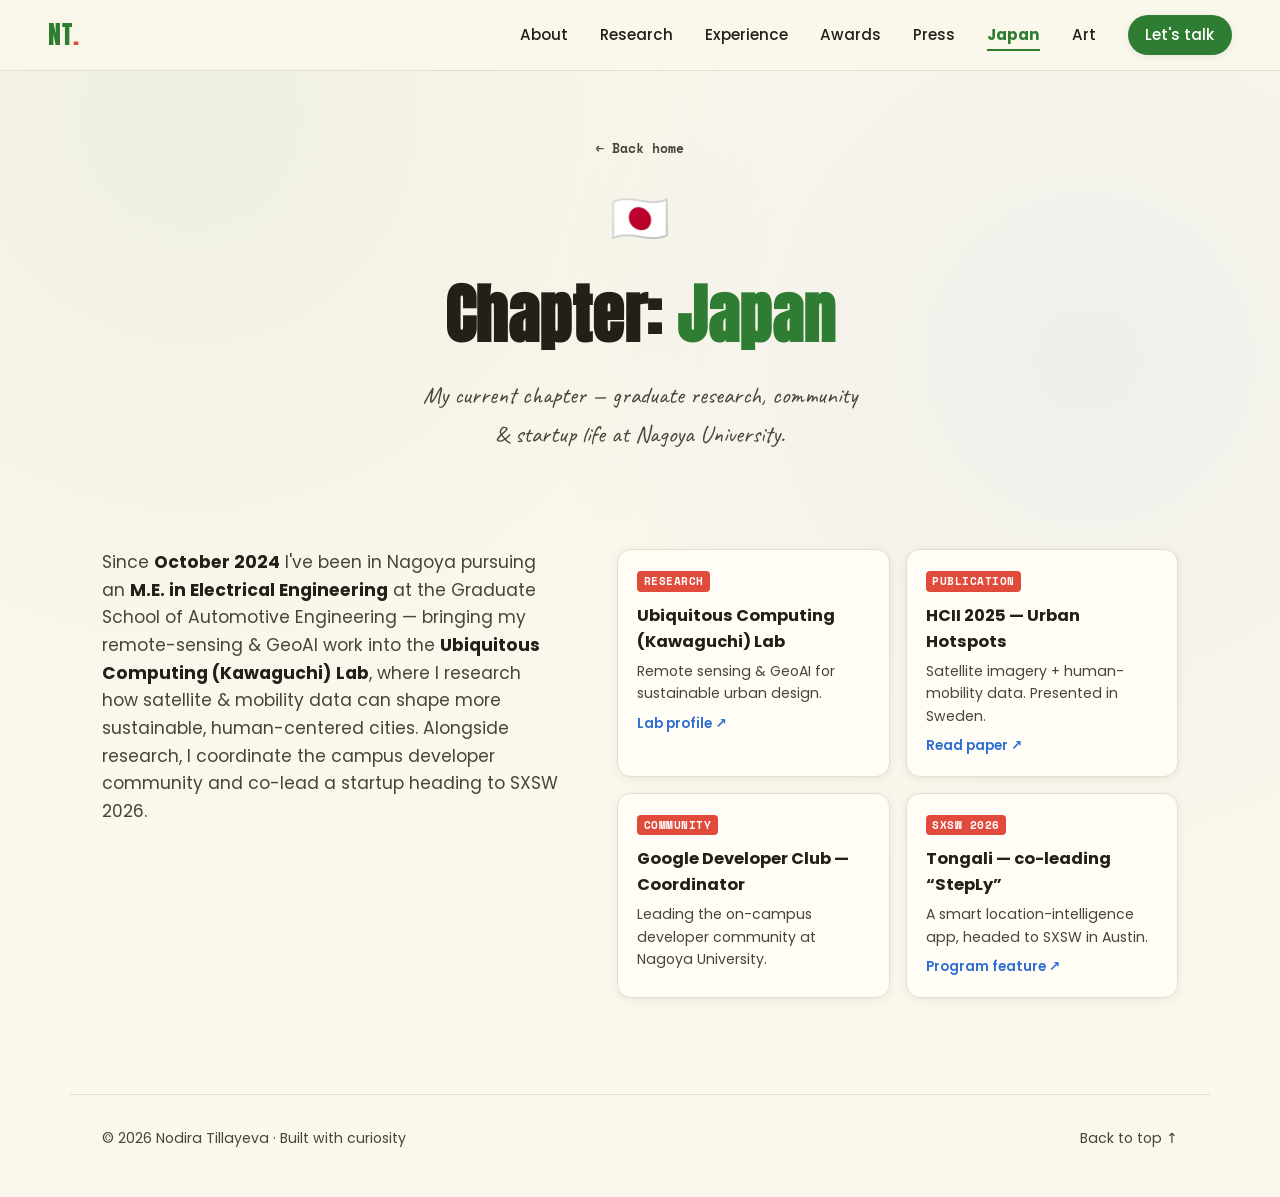
<file: japan.html>
<!DOCTYPE html>
<html lang="en">
<head>
  <meta charset="UTF-8" />
  <meta name="viewport" content="width=device-width, initial-scale=1.0" />
  <title>Japan — Nodira Tillayeva</title>
  <meta name="description" content="Nodira Tillayeva's graduate research chapter at Nagoya University, Japan." />
  <link rel="preconnect" href="https://fonts.googleapis.com" />
  <link rel="preconnect" href="https://fonts.gstatic.com" crossorigin />
  <link href="https://fonts.googleapis.com/css2?family=Anton&family=Caveat:wght@500;700&family=Poppins:wght@300;400;500;600;700;800&family=Space+Mono:wght@400;700&display=swap" rel="stylesheet" />
  <link rel="stylesheet" href="styles.css" />
</head>
<body>
  <!-- ============ NAV ============ -->
  <header class="nav" id="top">
    <a href="index.html" class="nav__logo">NT<span>.</span></a>
    <nav class="nav__links" aria-label="Primary">
      <a href="index.html#about">About</a>
      <a href="index.html#work">Research</a>
      <a href="index.html#experience">Experience</a>
      <a href="index.html#awards">Awards</a>
      <a href="index.html#press">Press</a>
      <a href="japan.html" class="is-current">Japan</a>
      <a href="art.html">Art</a>
      <a href="index.html#contact" class="nav__cta">Let's talk</a>
    </nav>
    <button class="nav__burger" aria-label="Menu" aria-expanded="false">
      <span></span><span></span><span></span>
    </button>
  </header>

  <main>
    <!-- ============ PAGE HERO ============ -->
    <section class="page-hero">
      <a href="index.html" class="page-hero__back">← Back home</a>
      <span class="page-hero__flag" aria-hidden="true">🇯🇵</span>
      <h1 class="page-hero__title">Chapter: <span class="hilite-green">Japan</span></h1>
      <p class="page-hero__lede">My current chapter — graduate research, community &amp; startup life at Nagoya University.</p>
    </section>

    <!-- ============ JAPAN CONTENT ============ -->
    <section class="section">
      <div class="japan__grid">
        <div class="japan__lead">
          <p>
            Since <strong>October 2024</strong> I've been in Nagoya pursuing an
            <strong>M.E. in Electrical Engineering</strong> at the Graduate School of
            Automotive Engineering — bringing my remote-sensing &amp; GeoAI work into
            the <strong>Ubiquitous Computing (Kawaguchi) Lab</strong>, where I research
            how satellite &amp; mobility data can shape more sustainable, human-centered
            cities. Alongside research, I coordinate the campus developer community and
            co-lead a startup heading to SXSW 2026.
          </p>
        </div>

        <ul class="japan__cards">
          <li class="japan-card">
            <span class="japan-card__tag">Research</span>
            <h3>Ubiquitous Computing (Kawaguchi) Lab</h3>
            <p>Remote sensing &amp; GeoAI for sustainable urban design.</p>
            <a href="https://www.ucl.nuee.nagoya-u.ac.jp/member/" target="_blank" rel="noopener">Lab profile ↗</a>
          </li>
          <li class="japan-card">
            <span class="japan-card__tag">Publication</span>
            <h3>HCII 2025 — Urban Hotspots</h3>
            <p>Satellite imagery + human-mobility data. Presented in Sweden.</p>
            <a href="https://doi.org/10.1007/978-3-031-92980-9_7" target="_blank" rel="noopener">Read paper ↗</a>
          </li>
          <li class="japan-card">
            <span class="japan-card__tag">Community</span>
            <h3>Google Developer Club — Coordinator</h3>
            <p>Leading the on-campus developer community at Nagoya University.</p>
          </li>
          <li class="japan-card">
            <span class="japan-card__tag">SXSW 2026</span>
            <h3>Tongali — co-leading “StepLy”</h3>
            <p>A smart location-intelligence app, headed to SXSW in Austin.</p>
            <a href="https://tongali.net/sxsw/sxsw2026/" target="_blank" rel="noopener">Program feature ↗</a>
          </li>
        </ul>
      </div>
    </section>
  </main>

  <footer class="footer">
    <p>© <span id="year"></span> Nodira Tillayeva · Built with curiosity</p>
    <a href="#top">Back to top ↑</a>
  </footer>

  <script src="script.js"></script>
</body>
</html>
</file>
<file: styles.css>
/* ============================================================
   Nodira Tillayeva — Portfolio
   "Structured scrapbook" — collage accents, clean grid layout
   ============================================================ */

:root {
  /* palette */
  --green:   #2f7d32;
  --green-d: #1f5a22;
  --blue:    #2f6fd0;
  --yellow:  #f4d03f;
  --red:     #e14b3b;
  --cream:   #fbf7ec;
  --paper:   #fffdf6;
  --ink:     #232019;
  --ink-soft:#4a453b;
  --line:    #e6dfce;

  --shadow-sm: 0 2px 8px rgba(35,32,25,.08);
  --shadow-md: 0 10px 30px rgba(35,32,25,.12);
  --shadow-lg: 0 20px 50px rgba(35,32,25,.16);

  --font-body: 'Poppins', system-ui, sans-serif;
  --font-display: 'Anton', 'Poppins', sans-serif;
  --font-hand: 'Caveat', cursive;
  --font-mono: 'Space Mono', monospace;

  --maxw: 1140px;
  --radius: 16px;
}

* { box-sizing: border-box; margin: 0; padding: 0; }

html { scroll-behavior: smooth; scroll-padding-top: 90px; }

body {
  font-family: var(--font-body);
  color: var(--ink);
  background:
    radial-gradient(circle at 15% 10%, rgba(47,125,50,.06), transparent 40%),
    radial-gradient(circle at 85% 30%, rgba(47,111,208,.06), transparent 40%),
    var(--cream);
  line-height: 1.6;
  -webkit-font-smoothing: antialiased;
  overflow-x: hidden;
}

a { color: inherit; text-decoration: none; }
img { max-width: 100%; display: block; }

/* ---------- NAV ---------- */
.nav {
  position: sticky; top: 0; z-index: 100;
  display: flex; align-items: center; justify-content: space-between;
  padding: .9rem clamp(1rem, 4vw, 3rem);
  background: rgba(251,247,236,.85);
  backdrop-filter: blur(10px);
  border-bottom: 1px solid var(--line);
}
.nav__logo {
  font-family: var(--font-display);
  font-size: 1.6rem; letter-spacing: 1px;
  color: var(--green);
}
.nav__logo span { color: var(--red); }
.nav__links { display: flex; align-items: center; gap: clamp(1rem, 2.5vw, 2rem); }
.nav__links a { font-weight: 500; font-size: .95rem; position: relative; }
.nav__links a:not(.nav__cta)::after {
  content: ""; position: absolute; left: 0; bottom: -4px; height: 2px; width: 0;
  background: var(--green); transition: width .25s ease;
}
.nav__links a:not(.nav__cta):hover::after { width: 100%; }
.nav__cta {
  background: var(--green); color: #fff;
  padding: .5rem 1.1rem; border-radius: 999px; font-weight: 600;
  box-shadow: var(--shadow-sm); transition: transform .2s, background .2s;
}
.nav__cta:hover { transform: translateY(-2px); background: var(--green-d); }
.nav__burger { display: none; flex-direction: column; gap: 5px; background: none; border: 0; cursor: pointer; padding: 6px; }
.nav__burger span { width: 26px; height: 3px; background: var(--ink); border-radius: 2px; transition: .3s; }

/* ---------- LAYOUT ---------- */
.section {
  max-width: var(--maxw);
  margin: 0 auto;
  padding: clamp(3.5rem, 8vw, 6rem) clamp(1rem, 4vw, 2rem);
}
.section__head { margin-bottom: 2.2rem; }
.section__sub { font-family: var(--font-hand); font-size: 1.35rem; color: var(--ink-soft); margin-top: .6rem; }

/* cut-out ransom-note heading */
.cutout {
  display: inline-block;
  font-family: var(--font-display);
  font-size: clamp(1.3rem, 3.5vw, 2rem);
  letter-spacing: 1px;
  color: #fff;
  background: var(--green);
  padding: .35em .8em;
  border-radius: 6px;
  transform: rotate(-1.5deg);
  box-shadow: 4px 4px 0 rgba(35,32,25,.85);
}
.cutout--green  { background: var(--green); }
.cutout--blue   { background: var(--blue); }
.cutout--red    { background: var(--red); }
.cutout--yellow { background: var(--yellow); color: var(--ink); }

/* ---------- JOURNEY (plain wrapper) ---------- */
.journey { max-width: var(--maxw); margin: 0 auto; }

/* ---------- VERTICAL SECTION TIMELINE (side nav) ---------- */
.vnav {
  position: fixed; left: clamp(16px, 2vw, 32px); top: 50%; transform: translateY(-50%);
  z-index: 90;
}
.vnav ul {
  list-style: none; position: relative;
  display: flex; flex-direction: column; gap: 1.7rem; padding: .4rem 0;
}
.vnav ul::before {
  content: ""; position: absolute; left: 7px; top: 14px; bottom: 14px; width: 2px;
  background: repeating-linear-gradient(var(--green) 0 6px, transparent 6px 12px);
}
.vnav a { display: flex; align-items: center; gap: .7rem; position: relative; }
.vnav__dot {
  width: 16px; height: 16px; border-radius: 50%; flex-shrink: 0; z-index: 1;
  background: var(--cream); border: 2.5px solid var(--green);
  transition: transform .2s, background .2s, box-shadow .2s;
}
.vnav__label {
  font-family: var(--font-mono); font-size: .72rem; font-weight: 700;
  text-transform: uppercase; letter-spacing: .5px; color: var(--ink-soft);
  white-space: nowrap; background: rgba(251,247,236,.92);
  padding: .25em .6em; border-radius: 6px; box-shadow: var(--shadow-sm);
  opacity: 0; transform: translateX(-8px); transition: opacity .2s, transform .2s; pointer-events: none;
}
.vnav a:hover .vnav__label,
.vnav a.is-active .vnav__label { opacity: 1; transform: none; }
.vnav a:hover .vnav__dot { transform: scale(1.15); }
.vnav a.is-active .vnav__dot {
  background: var(--green); transform: scale(1.3);
  box-shadow: 0 0 0 4px rgba(47,125,50,.18);
}
@media (max-width: 1180px) { .vnav { display: none; } }

/* ---------- HERO ---------- */
.hero {
  max-width: var(--maxw);
  margin: 0 auto;
  padding: clamp(2rem, 6vw, 4.5rem) clamp(1rem, 4vw, 2rem);
  display: grid;
  grid-template-columns: minmax(0, 0.85fr) minmax(0, 1.15fr);
  gap: clamp(2rem, 5vw, 4rem);
  align-items: center;
}
.hero__photo {
  position: relative;
  transform: rotate(-3deg);
  background: #fff;
  padding: 12px 12px 40px;
  border-radius: 6px;
  box-shadow: var(--shadow-lg);
  justify-self: center;
}
.hero__photo img { border-radius: 4px; width: 100%; }
.hero__photo::after {
  content: "hello :)"; position: absolute; bottom: 10px; left: 0; right: 0;
  text-align: center; font-family: var(--font-hand); font-size: 1.4rem; color: var(--ink-soft);
}
.hero__star {
  position: absolute; top: -22px; right: -22px; font-size: 3rem; color: var(--yellow);
  filter: drop-shadow(2px 2px 0 var(--ink)); transform: rotate(12deg);
}
.tape {
  position: absolute; width: 90px; height: 30px; z-index: 3;
  background: rgba(244,208,63,.65);
  box-shadow: var(--shadow-sm);
}
.tape--tl { top: -14px; left: -14px; transform: rotate(-38deg); }
.tape--br { bottom: 30px; right: -14px; transform: rotate(-40deg); background: rgba(47,111,208,.5); }

.hero__hello { font-family: var(--font-hand); font-size: 1.8rem; color: var(--ink-soft); }
.hero__name {
  font-family: var(--font-display);
  font-size: clamp(2.2rem, 6vw, 4rem);
  line-height: 1.02; letter-spacing: .5px; margin: .2rem 0 1.2rem;
}
.hilite-blue  { color: var(--blue); }
.hilite-green { color: var(--green); }
.hilite-red   { color: var(--red); }

/* current page in nav */
.nav__links a.is-current { color: var(--green); font-weight: 700; }
.nav__links a.is-current::after { width: 100%; }

/* ---------- SUB-PAGE HERO ---------- */
.page-hero {
  max-width: var(--maxw); margin: 0 auto;
  padding: clamp(2.5rem, 6vw, 4rem) clamp(1rem, 4vw, 2rem) 0;
  text-align: center;
}
.page-hero__back {
  display: inline-block; font-family: var(--font-mono); font-size: .82rem; font-weight: 700;
  color: var(--ink-soft); margin-bottom: 1.4rem;
}
.page-hero__back:hover { color: var(--green); }
.page-hero__flag { display: block; font-size: 3rem; margin-bottom: .4rem; }
.page-hero__title { font-family: var(--font-display); font-size: clamp(2.4rem, 7vw, 4rem); letter-spacing: .5px; }
.page-hero__lede {
  font-family: var(--font-hand); font-size: 1.5rem; color: var(--ink-soft);
  max-width: 40ch; margin: .6rem auto 0;
}
.hero__lede { font-size: 1.05rem; color: var(--ink-soft); max-width: 46ch; }
.hero__lede strong { color: var(--ink); }

.hero__actions { display: flex; flex-wrap: wrap; gap: 1rem; margin: 1.8rem 0 1.4rem; }
.btn {
  padding: .8rem 1.6rem; border-radius: 999px; font-weight: 600; font-size: .98rem;
  transition: transform .2s, box-shadow .2s; box-shadow: var(--shadow-sm);
}
.btn--primary { background: var(--green); color: #fff; }
.btn--primary:hover { transform: translateY(-3px); box-shadow: var(--shadow-md); }
.btn--ghost { background: #fff; border: 2px solid var(--ink); }
.btn--ghost:hover { transform: translateY(-3px); }

.hero__tags { list-style: none; display: flex; flex-wrap: wrap; gap: .7rem; }
.chip {
  font-family: var(--font-mono); font-size: .8rem; font-weight: 700;
  padding: .4em .9em; border-radius: 6px; transform: rotate(-1deg);
  box-shadow: 2px 2px 0 rgba(35,32,25,.25);
}
.chip--blue   { background: #cfe0fb; color: var(--blue); }
.chip--yellow { background: #fbeeb4; color: #8a6d00; }
.chip--red    { background: #fbd2cc; color: var(--red); }
.chip--green  { background: #cdeccf; color: var(--green); }
.chip:nth-child(even) { transform: rotate(1.5deg); }

/* ---------- JAPAN / NAGOYA ---------- */
.japan {
  background:
    radial-gradient(circle at 90% 0%, rgba(225,75,59,.10), transparent 45%),
    linear-gradient(180deg, #fff 0%, var(--cream) 100%);
  border-top: 1px solid var(--line);
  border-bottom: 1px solid var(--line);
}
.japan__inner { max-width: var(--maxw); margin: 0 auto; padding: clamp(3rem, 7vw, 5rem) clamp(1rem, 4vw, 2rem); }
.japan__head { display: flex; align-items: center; gap: 1.2rem; margin-bottom: 2rem; }
.japan__flag { font-size: 2.8rem; filter: drop-shadow(var(--shadow-sm)); }
.japan__sub { font-family: var(--font-hand); font-size: 1.35rem; color: var(--ink-soft); margin-top: .5rem; }
.japan__grid { display: grid; grid-template-columns: 0.9fr 1.1fr; gap: clamp(2rem, 5vw, 3.5rem); align-items: start; }
.japan__lead p { font-size: 1.08rem; color: var(--ink-soft); }
.japan__lead strong { color: var(--ink); }
.japan__cards { list-style: none; display: grid; grid-template-columns: 1fr 1fr; gap: 1rem; }
.japan-card {
  background: var(--paper); border: 1px solid var(--line); border-radius: 14px;
  padding: 1.1rem 1.2rem; box-shadow: var(--shadow-sm); transition: transform .2s, box-shadow .2s;
}
.japan-card:hover { transform: translateY(-4px); box-shadow: var(--shadow-md); }
.japan-card__tag {
  font-family: var(--font-mono); font-size: .68rem; font-weight: 700; text-transform: uppercase;
  letter-spacing: .5px; color: #fff; background: var(--red); padding: .2em .6em; border-radius: 4px;
}
.japan-card h3 { font-size: 1.02rem; margin: .6rem 0 .3rem; }
.japan-card p { font-size: .88rem; color: var(--ink-soft); }
.japan-card a { display: inline-block; margin-top: .5rem; font-weight: 600; font-size: .85rem; color: var(--blue); }
.japan-card a:hover { text-decoration: underline; }

/* ---------- ART GALLERY ---------- */
.art-grid {
  display: grid;
  grid-template-columns: repeat(3, 1fr);
  grid-auto-rows: 220px;
  gap: 1.2rem;
}
.art-tile {
  position: relative; overflow: hidden; border-radius: var(--radius);
  box-shadow: var(--shadow-sm); background: #eee;
}
.art-tile--tall { grid-row: span 2; }
.art-tile--wide { grid-column: span 2; }
.art-tile img { width: 100%; height: 100%; object-fit: cover; transition: transform .5s ease; }
.art-tile:hover img { transform: scale(1.07); }
.art-tile figcaption {
  position: absolute; inset: auto 0 0 0; padding: .8rem 1rem;
  font-family: var(--font-hand); font-size: 1.25rem; color: #fff;
  background: linear-gradient(transparent, rgba(0,0,0,.65));
  opacity: 0; transform: translateY(8px); transition: .3s;
}
.art-tile:hover figcaption { opacity: 1; transform: none; }

/* ---------- PRESS & MEDIA (carousel) ---------- */
.press-carousel { position: relative; }
.press-list {
  list-style: none; display: flex; gap: 1.2rem;
  overflow-x: auto; scroll-snap-type: x mandatory;
  scroll-behavior: smooth; scroll-padding: 0 4px;
  padding: 4px 4px 1.2rem; margin: 0 -4px;
  -webkit-overflow-scrolling: touch;
}
/* thin scrollbar */
.press-list::-webkit-scrollbar { height: 8px; }
.press-list::-webkit-scrollbar-thumb { background: var(--line); border-radius: 999px; }
.press-list::-webkit-scrollbar-track { background: transparent; }
.press-list:focus-visible { outline: 2px solid var(--green); outline-offset: 4px; border-radius: 8px; }

.press-item {
  flex: 0 0 290px; scroll-snap-align: start;
}
.press-item a {
  display: flex; flex-direction: column; height: 100%;
  background: var(--paper); border: 1px solid var(--line); border-radius: 16px;
  overflow: hidden; box-shadow: var(--shadow-sm);
  transition: transform .2s, box-shadow .2s, border-color .2s;
}
.press-item a:hover { transform: translateY(-6px); box-shadow: var(--shadow-md); border-color: var(--green); }
.press-item__thumb {
  position: relative; width: 100%; aspect-ratio: 16 / 9; overflow: hidden; background: #e9e3d4;
}
.press-item__thumb img { width: 100%; height: 100%; object-fit: cover; transition: transform .35s ease; }
.press-item a:hover .press-item__thumb img { transform: scale(1.06); }
.press-item__play {
  position: absolute; inset: 0; margin: auto; width: 46px; height: 46px;
  display: grid; place-items: center; border-radius: 50%;
  background: rgba(225,75,59,.92); color: #fff; font-size: 1rem; padding-left: 3px;
  box-shadow: var(--shadow-md);
}
.press-item__text { display: flex; flex-direction: column; gap: .35rem; padding: 1rem 1.1rem 1.2rem; flex: 1; }
.press-item__outlet {
  font-family: var(--font-mono); font-size: .72rem; font-weight: 700; color: var(--green);
  text-transform: uppercase; letter-spacing: .3px;
}
.press-item__title { font-weight: 600; font-size: .98rem; line-height: 1.35; }
.press-item__meta { font-size: .82rem; color: var(--ink-soft); margin-top: auto; }

/* nav arrows */
.press-nav {
  position: absolute; top: calc(50% - 1.2rem); transform: translateY(-50%); z-index: 5;
  width: 44px; height: 44px; border-radius: 50%; border: 1.5px solid var(--ink);
  background: #fff; color: var(--ink); font-size: 1.5rem; line-height: 1; cursor: pointer;
  display: grid; place-items: center; box-shadow: var(--shadow-md);
  transition: transform .2s, background .2s, opacity .2s;
}
.press-nav:hover:not(:disabled) { background: var(--green); color: #fff; transform: translateY(-50%) scale(1.08); }
.press-nav:disabled { opacity: 0; pointer-events: none; }
.press-nav--prev { left: -12px; }
.press-nav--next { right: -12px; }

/* ---------- WORK GRID ---------- */
.work-grid {
  display: grid;
  grid-template-columns: repeat(auto-fill, minmax(280px, 1fr));
  gap: 1.6rem;
}
.card {
  background: var(--paper);
  border: 1px solid var(--line);
  border-radius: var(--radius);
  overflow: hidden;
  box-shadow: var(--shadow-sm);
  transition: transform .25s ease, box-shadow .25s ease;
  display: flex; flex-direction: column;
}
.card:hover { transform: translateY(-6px); box-shadow: var(--shadow-md); }
.card--feature { grid-column: span 2; }
.card__thumb { aspect-ratio: 4 / 3; overflow: hidden; }
.card__thumb img { width: 100%; height: 100%; object-fit: cover; transition: transform .4s ease; }
.card:hover .card__thumb img { transform: scale(1.05); }
.card__body { padding: 1.3rem 1.4rem 1.5rem; display: flex; flex-direction: column; gap: .5rem; }
.card__cat {
  font-family: var(--font-mono); font-size: .72rem; font-weight: 700;
  text-transform: uppercase; letter-spacing: .5px; color: var(--green);
}
.card__body h3 { font-size: 1.2rem; font-weight: 700; }
.card__body p { font-size: .93rem; color: var(--ink-soft); }
.card__link { margin-top: .3rem; font-weight: 600; color: var(--blue); font-size: .9rem; }
.card__link:hover { text-decoration: underline; }

/* ---------- SPLIT: EXPERIENCE + EDUCATION ---------- */
.section--split { display: grid; grid-template-columns: 1fr 1fr; gap: clamp(2rem, 5vw, 4rem); }

.timeline { list-style: none; position: relative; padding-left: 1.6rem; }
.timeline::before {
  content: ""; position: absolute; left: 5px; top: 6px; bottom: 6px; width: 2px;
  background: repeating-linear-gradient(var(--green) 0 6px, transparent 6px 12px);
}
.timeline__item { position: relative; padding-bottom: 1.8rem; }
.timeline__item::before {
  content: ""; position: absolute; left: -1.6rem; top: 6px; width: 12px; height: 12px;
  background: var(--yellow); border: 2px solid var(--ink); border-radius: 50%;
}
.timeline__date { font-family: var(--font-mono); font-size: .78rem; font-weight: 700; color: var(--red); }
.timeline__item h3 { font-size: 1.15rem; margin: .2rem 0; }
.timeline__org { font-weight: 600; font-size: .9rem; color: var(--ink); }
.timeline__item p:last-child { font-size: .92rem; color: var(--ink-soft); }

.edu-card, .cert-card {
  background: var(--paper); border: 1px solid var(--line); border-radius: var(--radius);
  padding: 1.3rem 1.4rem; box-shadow: var(--shadow-sm); margin-bottom: 1.2rem;
}
.edu-card__year { font-family: var(--font-mono); font-size: .78rem; font-weight: 700; color: var(--blue); }
.edu-card h3 { font-size: 1.15rem; margin: .25rem 0; }
.edu-card p { font-size: .93rem; color: var(--ink-soft); }
.edu-card__note { font-size: .85rem !important; color: var(--ink-soft); margin-top: .4rem; font-style: italic; }
.cert-card p { font-size: .95rem; color: var(--ink-soft); }

/* ---------- AWARDS (sticky notes) ---------- */
.awards-grid { display: grid; grid-template-columns: repeat(auto-fill, minmax(240px, 1fr)); gap: 1.8rem; }
.note {
  padding: 1.4rem 1.3rem; border-radius: 3px; box-shadow: var(--shadow-md);
  position: relative; transition: transform .25s ease;
}
.note::before {
  content: ""; position: absolute; top: -10px; left: 50%; transform: translateX(-50%) rotate(-4deg);
  width: 70px; height: 24px; background: rgba(255,255,255,.55); box-shadow: var(--shadow-sm);
}
.note--1 { background: #fbeeb4; transform: rotate(-2deg); }
.note--2 { background: #cdeccf; transform: rotate(1.5deg); }
.note--3 { background: #cfe0fb; transform: rotate(-1deg); }
.note--4 { background: #fbd2cc; transform: rotate(2deg); }
.note:hover { transform: rotate(0deg) translateY(-4px); }
.note__where { font-family: var(--font-mono); font-size: .72rem; font-weight: 700; color: var(--ink-soft); }
.note h3 { font-size: 1.05rem; margin: .35rem 0; }
.note p { font-size: .88rem; color: var(--ink-soft); }

/* ---------- SKILLS ---------- */
.skills-wrap { display: grid; grid-template-columns: 1.4fr 1fr; gap: clamp(2rem, 5vw, 3rem); }
.skills-col__title { font-family: var(--font-hand); font-size: 1.6rem; color: var(--green); margin-bottom: 1rem; }
.tag-list { list-style: none; display: flex; flex-wrap: wrap; gap: .7rem; }
.tag-list li {
  background: #fff; border: 1.5px solid var(--ink); border-radius: 999px;
  padding: .4em 1em; font-size: .88rem; font-weight: 500;
  box-shadow: 2px 2px 0 rgba(35,32,25,.15);
}
.tools { list-style: none; display: flex; flex-wrap: wrap; gap: .9rem; }
.tools li {
  width: 62px; height: 62px; display: grid; place-items: center;
  background: var(--green); color: #fff; border-radius: 12px;
  font-family: var(--font-display); font-size: 1.2rem; letter-spacing: .5px;
  box-shadow: var(--shadow-sm); transition: transform .2s;
}
.tools li:hover { transform: translateY(-4px) rotate(-3deg); }

/* ---------- CONTACT ---------- */
.contact { padding-top: 2rem; }
.contact__card {
  background: linear-gradient(135deg, var(--green), var(--green-d));
  color: #fff; border-radius: 24px; padding: clamp(2rem, 5vw, 3.5rem);
  box-shadow: var(--shadow-lg); position: relative; overflow: hidden;
}
.contact__card .cutout { background: var(--yellow); color: var(--ink); box-shadow: 4px 4px 0 rgba(0,0,0,.3); }
.contact__list { list-style: none; margin: 1.8rem 0 1.4rem; display: grid; gap: 1rem; }
.contact__list li { display: grid; }
.contact__list span { font-family: var(--font-mono); font-size: .72rem; text-transform: uppercase; letter-spacing: 1px; opacity: .8; }
.contact__list a { font-size: 1.25rem; font-weight: 600; }
.contact__list a[href]:hover { text-decoration: underline; }
.contact__socials { display: flex; flex-wrap: wrap; gap: 1rem; }
.contact__socials a {
  background: rgba(255,255,255,.15); padding: .5rem 1.1rem; border-radius: 999px;
  font-weight: 600; font-size: .9rem; transition: background .2s;
}
.contact__socials a:hover { background: rgba(255,255,255,.3); }

/* ---------- FOOTER ---------- */
.footer {
  max-width: var(--maxw); margin: 0 auto;
  padding: 2rem clamp(1rem, 4vw, 2rem) 3rem;
  display: flex; justify-content: space-between; align-items: center; gap: 1rem;
  border-top: 1px solid var(--line); font-size: .88rem; color: var(--ink-soft);
}
.footer a:hover { color: var(--green); }

/* ---------- REVEAL ---------- */
.reveal { opacity: 0; transform: translateY(24px); transition: opacity .6s ease, transform .6s ease; }
.reveal.is-visible { opacity: 1; transform: none; }

/* ---------- RESPONSIVE ---------- */
@media (max-width: 860px) {
  .nav__links {
    position: fixed; inset: 62px 0 auto 0; flex-direction: column; gap: 1.2rem;
    background: var(--cream); padding: 2rem; border-bottom: 1px solid var(--line);
    transform: translateY(-120%); transition: transform .3s ease; align-items: flex-start;
  }
  .nav__links.open { transform: translateY(0); }
  .nav__burger { display: flex; }
  .hero { grid-template-columns: 1fr; text-align: center; }
  .hero__photo { transform: rotate(-2deg); max-width: 320px; }
  .hero__lede { margin-inline: auto; }
  .hero__actions, .hero__tags { justify-content: center; }
  .section--split { grid-template-columns: 1fr; }
  .skills-wrap { grid-template-columns: 1fr; }
  .card--feature { grid-column: auto; }
  .japan__grid { grid-template-columns: 1fr; }
  .art-grid { grid-template-columns: repeat(2, 1fr); grid-auto-rows: 180px; }
  .press-item { flex-basis: 76vw; max-width: 300px; }
  .press-nav { display: none; }
}
@media (max-width: 520px) {
  .footer { flex-direction: column; text-align: center; }
  .japan__cards { grid-template-columns: 1fr; }
  .art-grid { grid-template-columns: 1fr; grid-auto-rows: 220px; }
  .art-tile--wide, .art-tile--tall { grid-column: auto; grid-row: auto; }
}
@media (prefers-reduced-motion: reduce) {
  * { scroll-behavior: auto; }
  .reveal { opacity: 1; transform: none; transition: none; }
}
</file>
